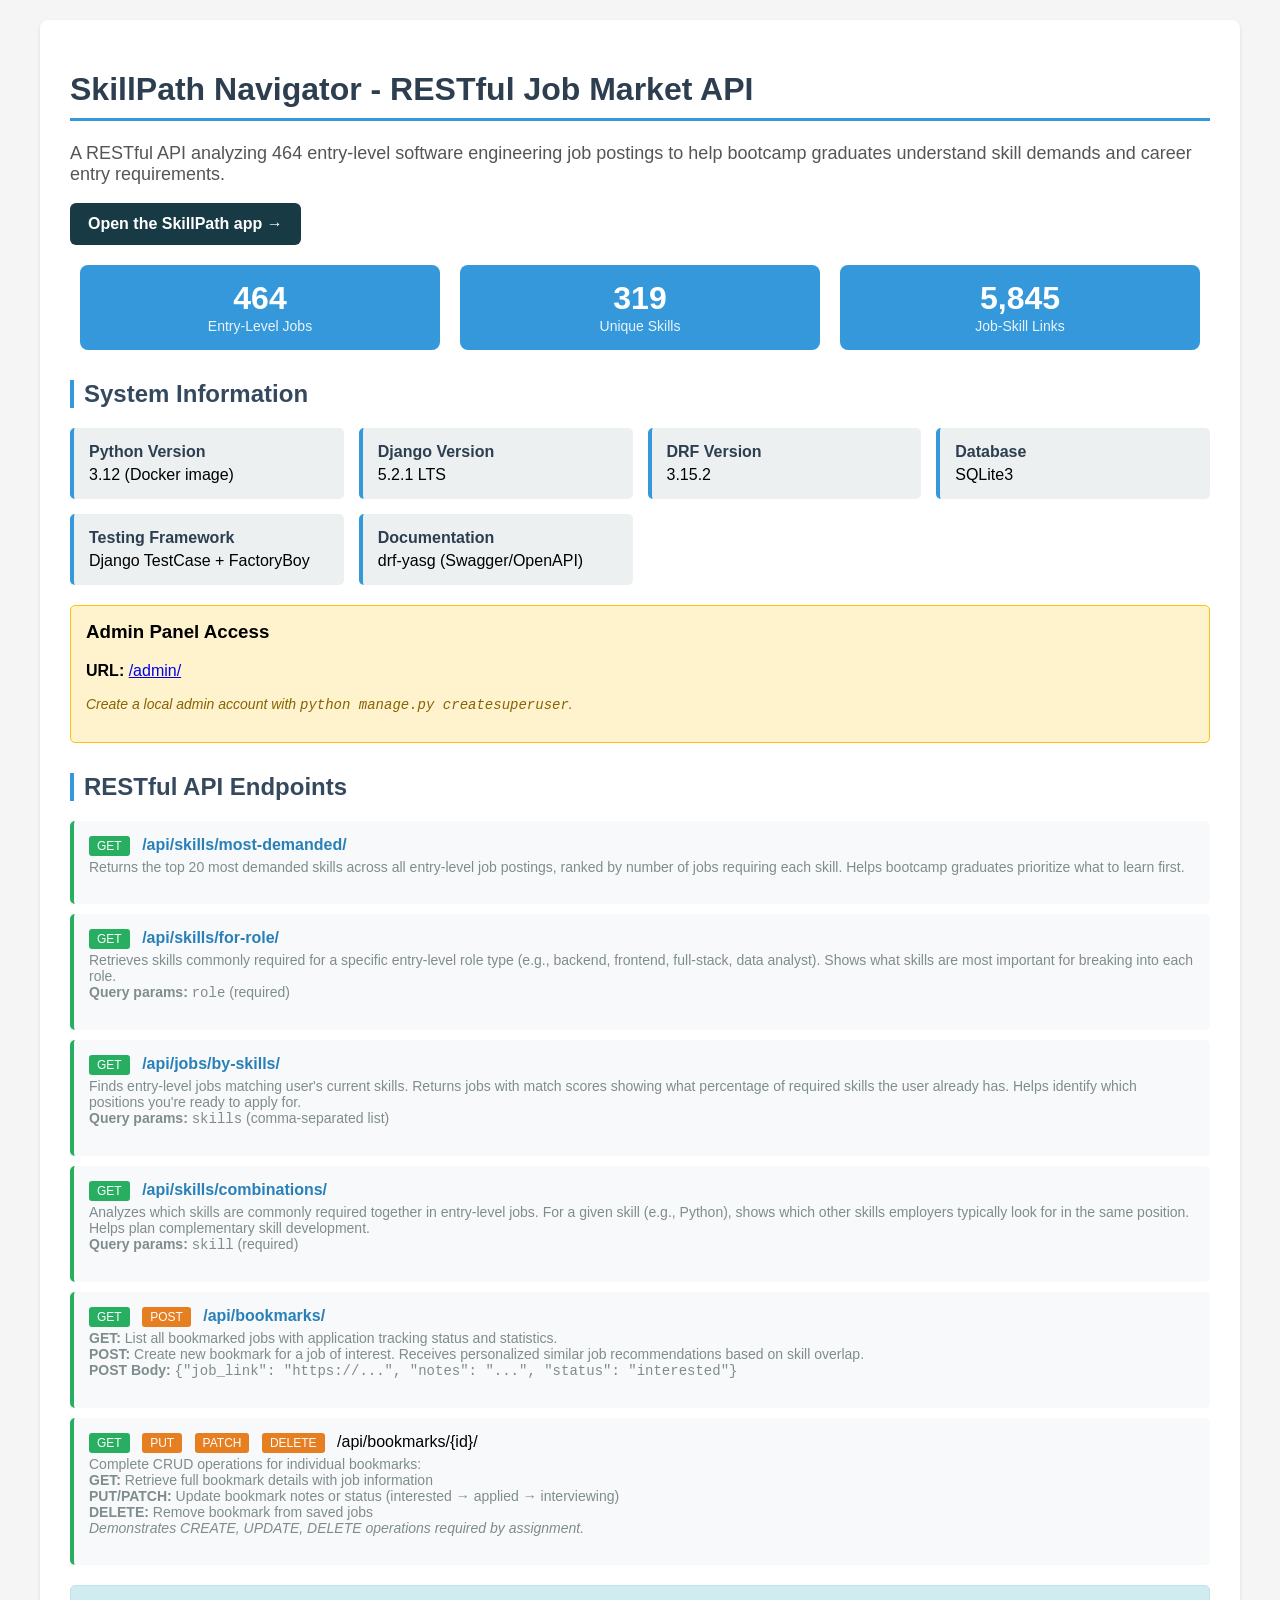
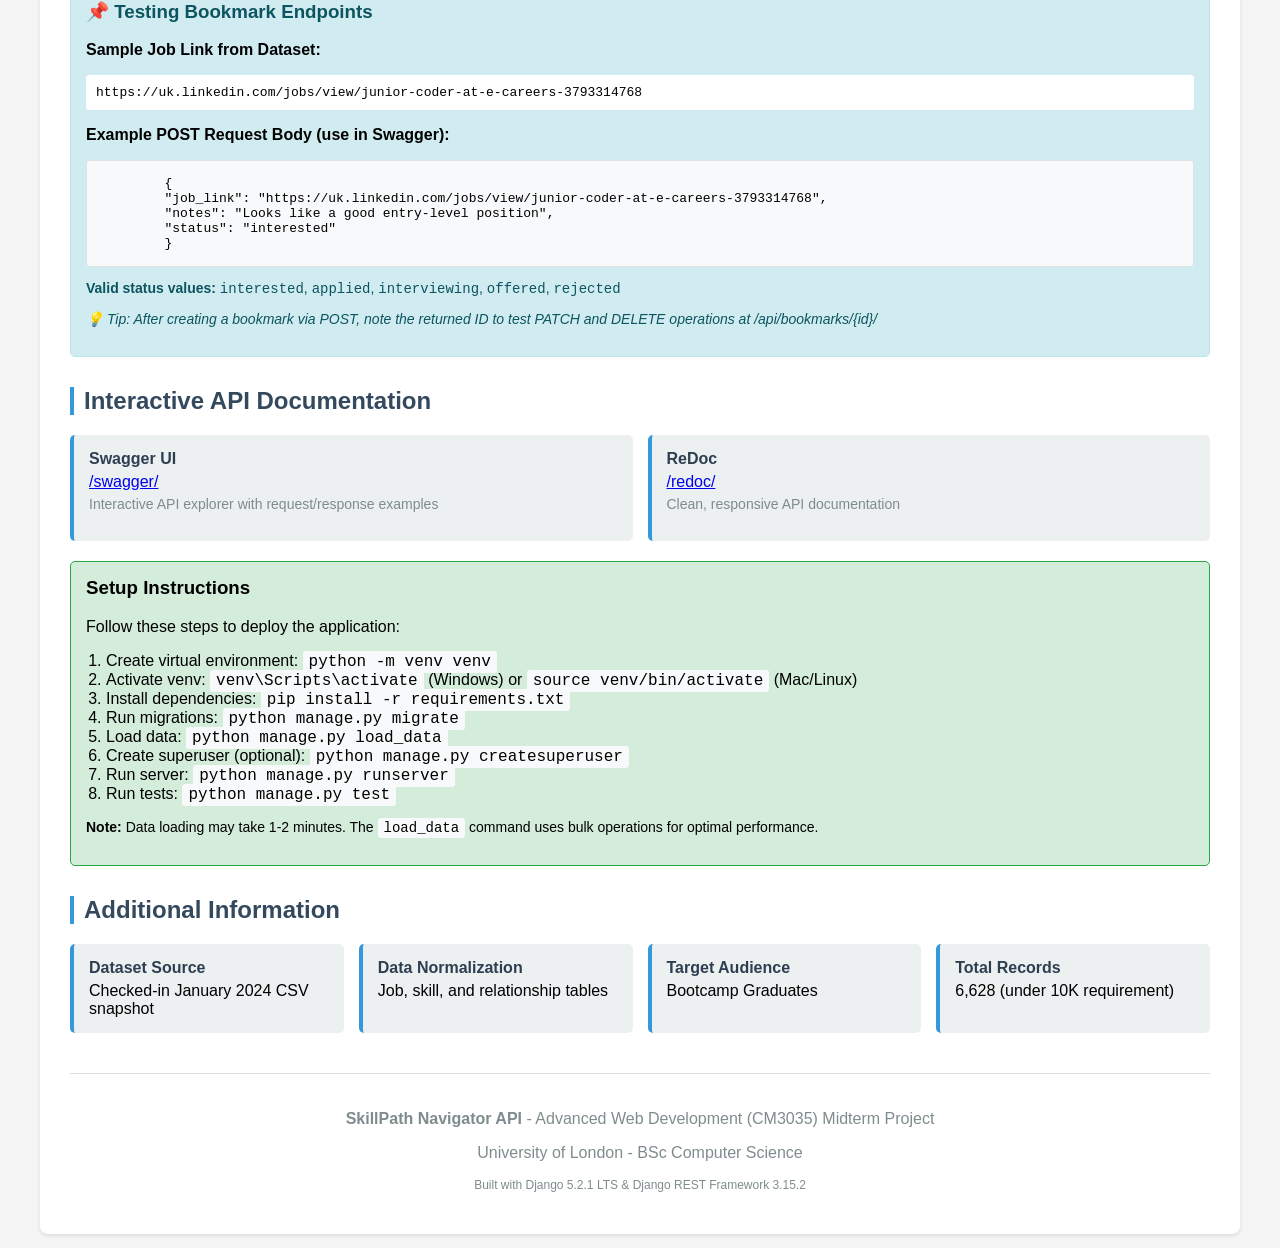
<file: api/templates/index.html>
<!DOCTYPE html>
<html lang="en">
<head>
    <meta charset="UTF-8">
    <meta name="viewport" content="width=device-width, initial-scale=1.0">
    <title>SkillPath Navigator API</title>
    <style>
        body {
            font-family: 'Segoe UI', Tahoma, Geneva, Verdana, sans-serif;
            max-width: 1200px;
            margin: 0 auto;
            padding: 20px;
            background-color: #f5f5f5;
        }
        .container {
            background-color: white;
            padding: 30px;
            border-radius: 8px;
            box-shadow: 0 2px 4px rgba(0,0,0,0.1);
        }
        .app-link {
            display: inline-block;
            padding: 12px 18px;
            border-radius: 6px;
            background: #173a45;
            color: #fff;
            font-weight: bold;
            text-decoration: none;
        }
        .app-link:hover, .app-link:focus {
            background: #245b68;
            color: #fff;
        }
        h1 {
            color: #2c3e50;
            border-bottom: 3px solid #3498db;
            padding-bottom: 10px;
        }
        h2 {
            color: #34495e;
            margin-top: 30px;
            border-left: 4px solid #3498db;
            padding-left: 10px;
        }
        .info-grid {
            display: grid;
            grid-template-columns: repeat(auto-fit, minmax(250px, 1fr));
            gap: 15px;
            margin: 20px 0;
        }
        .info-box {
            background-color: #ecf0f1;
            padding: 15px;
            border-radius: 5px;
            border-left: 4px solid #3498db;
        }
        .info-box strong {
            color: #2c3e50;
            display: block;
            margin-bottom: 5px;
        }
        .endpoint-list {
            list-style: none;
            padding: 0;
        }
        .endpoint-list li {
            background-color: #f8f9fa;
            margin: 10px 0;
            padding: 15px;
            border-radius: 5px;
            border-left: 4px solid #27ae60;
        }
        .endpoint-list a {
            color: #2980b9;
            text-decoration: none;
            font-weight: bold;
        }
        .endpoint-list a:hover {
            text-decoration: underline;
            color: #3498db;
        }
        .method-get {
            background-color: #27ae60;
            color: white;
            padding: 3px 8px;
            border-radius: 3px;
            font-size: 12px;
            margin-right: 8px;
        }
        .method-post {
            background-color: #e67e22;
            color: white;
            padding: 3px 8px;
            border-radius: 3px;
            font-size: 12px;
            margin-right: 8px;
        }
        .method-delete {
            background-color: #dc3545;
            color: white;
            padding: 3px 8px;
            border-radius: 3px;
            font-size: 12px;
            margin-right: 8px;
        }
        .description {
            color: #7f8c8d;
            font-size: 14px;
            margin-top: 5px;
        }
        .admin-credentials {
            background-color: #fff3cd;
            border: 1px solid #ffc107;
            padding: 15px;
            border-radius: 5px;
            margin: 20px 0;
        }
        .setup-steps {
            background-color: #d4edda;
            border: 1px solid #28a745;
            padding: 15px;
            border-radius: 5px;
            margin: 20px 0;
        }
        .setup-steps ol {
            margin: 10px 0;
            padding-left: 20px;
        }
        .setup-steps code {
            background-color: #f8f9fa;
            padding: 2px 6px;
            border-radius: 3px;
            font-family: 'Courier New', monospace;
        }
        .footer {
            margin-top: 40px;
            padding-top: 20px;
            border-top: 1px solid #ddd;
            text-align: center;
            color: #7f8c8d;
        }
        .stats {
            display: flex;
            justify-content: space-around;
            margin: 20px 0;
        }
        .stat-box {
            text-align: center;
            padding: 15px;
            background-color: #3498db;
            color: white;
            border-radius: 8px;
            flex: 1;
            margin: 0 10px;
        }
        .stat-number {
            font-size: 32px;
            font-weight: bold;
            display: block;
        }
        .stat-label {
            font-size: 14px;
            opacity: 0.9;
        }

    </style>
</head>
<body>
    <div class="container">
        <h1>SkillPath Navigator - RESTful Job Market API</h1>
        
        <p style="font-size: 18px; color: #555;">
            A RESTful API analyzing 464 entry-level software engineering job postings 
            to help bootcamp graduates understand skill demands and career entry requirements.
        </p>
        <p><a class="app-link" href="/app/">Open the SkillPath app →</a></p>

        <!-- Dataset Statistics -->
        <div class="stats">
            <div class="stat-box">
                <span class="stat-number">464</span>
                <span class="stat-label">Entry-Level Jobs</span>
            </div>
            <div class="stat-box">
                <span class="stat-number">319</span>
                <span class="stat-label">Unique Skills</span>
            </div>
            <div class="stat-box">
                <span class="stat-number">5,845</span>
                <span class="stat-label">Job-Skill Links</span>
            </div>
        </div>

        <!-- System Information -->
        <h2> System Information</h2>
        <div class="info-grid">
            <div class="info-box">
                <strong>Python Version</strong>
                3.12 (Docker image)
            </div>
            <div class="info-box">
                <strong>Django Version</strong>
                5.2.1 LTS
            </div>
            <div class="info-box">
                <strong>DRF Version</strong>
                3.15.2
            </div>
            <div class="info-box">
                <strong>Database</strong>
                SQLite3
            </div>
            <div class="info-box">
                <strong>Testing Framework</strong>
                Django TestCase + FactoryBoy
            </div>
            <div class="info-box">
                <strong>Documentation</strong>
                drf-yasg (Swagger/OpenAPI)
            </div>
        </div>

        <!-- Admin Access -->
        <div class="admin-credentials">
            <h3 style="margin-top: 0;"> Admin Panel Access</h3>
            <p><strong>URL:</strong> <a href="/admin/">/admin/</a></p>
            <p style="font-size: 14px; color: #856404; margin-top: 10px;">
                <em>Create a local admin account with <code>python manage.py createsuperuser</code>.</em>
            </p>
        </div>

        <!-- API Endpoints -->
        <h2> RESTful API Endpoints</h2>
        <ul class="endpoint-list">
            <li>
                <span class="method-get">GET</span>
                <a href="/api/skills/most-demanded/">/api/skills/most-demanded/</a>
                <p class="description">
                    Returns the top 20 most demanded skills across all entry-level job postings, 
                    ranked by number of jobs requiring each skill. Helps bootcamp graduates 
                    prioritize what to learn first.
                </p>
            </li>
            
            <li>
                <span class="method-get">GET</span>
                <a href="/api/skills/for-role/?role=backend">/api/skills/for-role/</a>
                <p class="description">
                    Retrieves skills commonly required for a specific entry-level role type 
                    (e.g., backend, frontend, full-stack, data analyst). Shows what skills 
                    are most important for breaking into each role.
                    <br><strong>Query params:</strong> <code>role</code> (required)
                </p>
            </li>
            
            <li>
                <span class="method-get">GET</span>
                <a href="/api/jobs/by-skills/?skills=Python,Django">/api/jobs/by-skills/</a>
                <p class="description">
                    Finds entry-level jobs matching user's current skills. Returns jobs with 
                    match scores showing what percentage of required skills the user already has. 
                    Helps identify which positions you're ready to apply for.
                    <br><strong>Query params:</strong> <code>skills</code> 
                    (comma-separated list)
                </p>
            </li>
            
            <li>
                <span class="method-get">GET</span>
                <a href="/api/skills/combinations/?skill=Python">/api/skills/combinations/</a>
                <p class="description">
                    Analyzes which skills are commonly required together in entry-level jobs. 
                    For a given skill (e.g., Python), shows which other skills employers typically 
                    look for in the same position. Helps plan complementary skill development.
                    <br><strong>Query params:</strong> <code>skill</code> (required)
                </p>
            </li>
            
            <li>
                <span class="method-get">GET</span>
                <span class="method-post">POST</span>
                <a href="/api/bookmarks/">/api/bookmarks/</a>
                <p class="description">
                    <strong>GET:</strong> List all bookmarked jobs with application tracking status and statistics.
                    <br><strong>POST:</strong> Create new bookmark for a job of interest. Receives personalized 
                    similar job recommendations based on skill overlap.
                    <br><strong>POST Body:</strong> 
                    <code>{"job_link": "https://...", "notes": "...", "status": "interested"}</code>
                </p>
            </li>
            
            <li>
                    <span class="method-get">GET</span>
                    <span class="method-post">PUT</span>
                    <span class="method-post">PATCH</span>
                    <span class="method-post">DELETE</span>
                    <span>/api/bookmarks/{id}/</span>
                    <p class="description">
                        Complete CRUD operations for individual bookmarks:
                        <br><strong>GET:</strong> Retrieve full bookmark details with job information
                        <br><strong>PUT/PATCH:</strong> Update bookmark notes or status (interested → applied → interviewing)
                        <br><strong>DELETE:</strong> Remove bookmark from saved jobs
                        <br><em>Demonstrates CREATE, UPDATE, DELETE operations required by assignment.</em>
                    </p>
                </li>
        </ul>

        <!-- Test Link for Bookmarks -->
        <div class="admin-credentials" style="background-color: #d1ecf1; border-color: #bee5eb;">
            <h3 style="margin-top: 0; color: #0c5460;">📌 Testing Bookmark Endpoints</h3>
            <p><strong>Sample Job Link from Dataset:</strong></p>
            <p style="background-color: white; padding: 10px; border-radius: 3px; font-family: monospace; word-break: break-all;">
                https://uk.linkedin.com/jobs/view/junior-coder-at-e-careers-3793314768
            </p>
            <p><strong>Example POST Request Body (use in Swagger):</strong></p>
            <pre style="background-color: #f8f9fa; padding: 15px; border-radius: 3px; overflow-x: auto; border: 1px solid #dee2e6; font-size: 13px;">
        {
        "job_link": "https://uk.linkedin.com/jobs/view/junior-coder-at-e-careers-3793314768",
        "notes": "Looks like a good entry-level position",
        "status": "interested"
        }</pre>
            <p style="font-size: 14px; color: #0c5460; margin-top: 10px;">
                <strong>Valid status values:</strong> <code>interested</code>, <code>applied</code>, <code>interviewing</code>, <code>offered</code>, <code>rejected</code>
            </p>
            <p style="font-size: 14px; color: #0c5460;">
                <em>💡 Tip: After creating a bookmark via POST, note the returned ID to test PATCH and DELETE operations at /api/bookmarks/{id}/</em>
            </p>
        </div> 

        <!-- API Documentation -->
        <h2> Interactive API Documentation</h2>
        <div class="info-grid">
            <div class="info-box">
                <strong>Swagger UI</strong>
                <a href="/swagger/">/swagger/</a>
                <p class="description">Interactive API explorer with request/response examples</p>
            </div>
            <div class="info-box">
                <strong>ReDoc</strong>
                <a href="/redoc/">/redoc/</a>
                <p class="description">Clean, responsive API documentation</p>
            </div>
        </div>

        <!-- Setup Instructions -->
        <div class="setup-steps">
            <h3 style="margin-top: 0;"> Setup Instructions</h3>
            <p>Follow these steps to deploy the application:</p>
            <ol>
                <li>Create virtual environment: <code>python -m venv venv</code></li>
                <li>Activate venv: 
                    <code>venv\Scripts\activate</code> (Windows) or 
                    <code>source venv/bin/activate</code> (Mac/Linux)
                </li>
                <li>Install dependencies: <code>pip install -r requirements.txt</code></li>
                <li>Run migrations: <code>python manage.py migrate</code></li>
                <li>Load data: <code>python manage.py load_data</code></li>
                <li>Create superuser (optional): <code>python manage.py createsuperuser</code></li>
                <li>Run server: <code>python manage.py runserver</code></li>
                <li>Run tests: <code>python manage.py test</code></li>
            </ol>
            <p style="margin-top: 15px; font-size: 14px;">
                <strong>Note:</strong> Data loading may take 1-2 minutes. 
                The <code>load_data</code> command uses bulk operations for optimal performance.
            </p>
        </div>

        <!-- Additional Information -->
        <h2> Additional Information</h2>
        <div class="info-grid">
            <div class="info-box">
                <strong>Dataset Source</strong>
                Checked-in January 2024 CSV snapshot
            </div>
            <div class="info-box">
                <strong>Data Normalization</strong>
                Job, skill, and relationship tables
            </div>
            <div class="info-box">
                <strong>Target Audience</strong>
                Bootcamp Graduates
            </div>
            <div class="info-box">
                <strong>Total Records</strong>
                6,628 (under 10K requirement)
            </div>
        </div>

        <!-- Footer -->
        <div class="footer">
            <p>
                <strong>SkillPath Navigator API</strong> - 
                Advanced Web Development (CM3035) Midterm Project
            </p>
            <p>University of London - BSc Computer Science</p>
            <p style="font-size: 12px; margin-top: 10px;">
                Built with Django 5.2.1 LTS & Django REST Framework 3.15.2
            </p>
        </div>
    </div>
</body>
</html>
</file>
